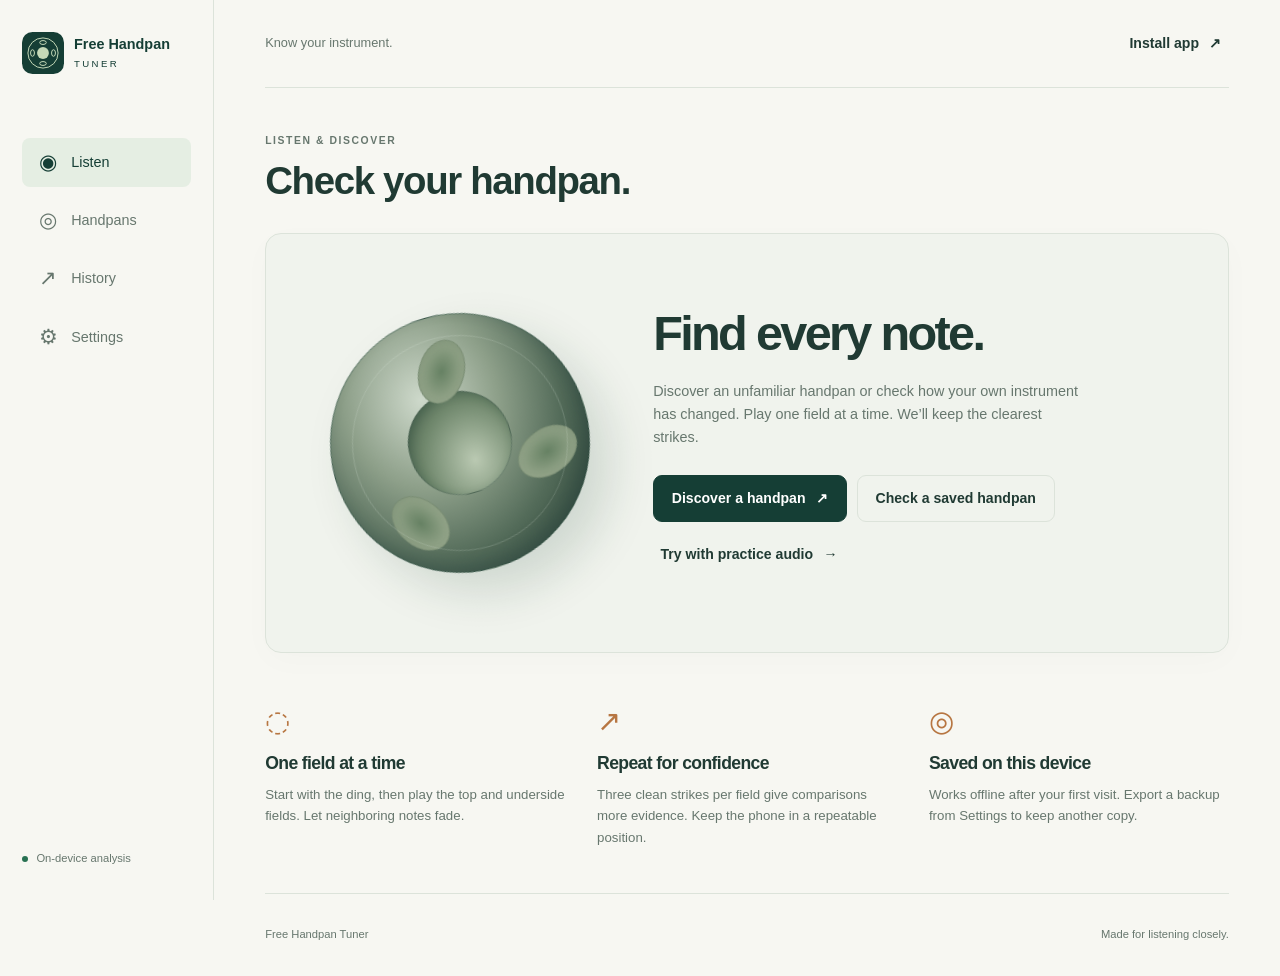
<file: index.html>
<!doctype html>
<html lang="en">
<head>
  <meta charset="utf-8">
  <meta name="viewport" content="width=device-width, initial-scale=1, viewport-fit=cover">
  <meta name="theme-color" content="#153e35">
  <meta name="description" content="Discover your handpan’s notes, check its tuning, and follow changes over time. A free, private, offline handpan tuner.">
  <meta name="apple-mobile-web-app-capable" content="yes">
  <meta name="apple-mobile-web-app-status-bar-style" content="default">
  <title>Free Handpan Tuner</title>
  <link rel="manifest" href="./manifest.webmanifest">
  <link rel="icon" href="./icons/handpan.svg" type="image/svg+xml">
  <link rel="apple-touch-icon" href="./icons/apple-touch-icon.png">
  <link rel="stylesheet" href="./styles.css">
  <script type="module" src="./src/app.mjs"></script>
</head>
<body>
  <a class="skip-link" href="#main">Skip to content</a>
  <div class="app-shell">
    <aside class="sidebar">
      <a class="brand" href="#listen" aria-label="Free Handpan Tuner home">
        <img src="./icons/handpan.svg" width="42" height="42" alt="">
        <span>Free Handpan<span class="brand-sub">TUNER</span></span>
      </a>
      <nav aria-label="Main navigation">
        <a href="#listen" data-nav="listen"><span aria-hidden="true">◉</span> Listen</a>
        <a href="#library" data-nav="library"><span aria-hidden="true">◎</span> Handpans</a>
        <a href="#history" data-nav="history"><span aria-hidden="true">↗</span> History</a>
        <a href="#settings" data-nav="settings"><span aria-hidden="true">⚙</span> Settings</a>
      </nav>
      <div class="sidebar-foot"><span class="status-dot"></span><span id="offline-state">On-device analysis</span></div>
    </aside>
    <div class="workspace">
      <header class="topbar"><span>Know your instrument.</span><button id="install" class="text-button" data-action="install">Install app <span aria-hidden="true">↗</span></button></header>
      <div id="update-banner" class="notice" hidden>An update is ready. <button data-action="update">Save &amp; reload</button></div>
      <div id="error" class="notice error" role="alert" hidden></div>
      <main id="main" tabindex="-1"><p class="loading">Opening your handpans…</p></main>
      <footer class="footer">Free Handpan Tuner <span>Made for listening closely.</span></footer>
    </div>
  </div>
  <dialog id="dialog" aria-labelledby="dialog-title"><div id="dialog-content"></div></dialog>
  <div id="toast" class="toast" role="status" hidden></div>
  <p id="announcement" class="sr-only" aria-live="polite"></p>
  <noscript><p>This tuner needs JavaScript to analyze audio and open your saved reports.</p></noscript>
</body>
</html>
</file>
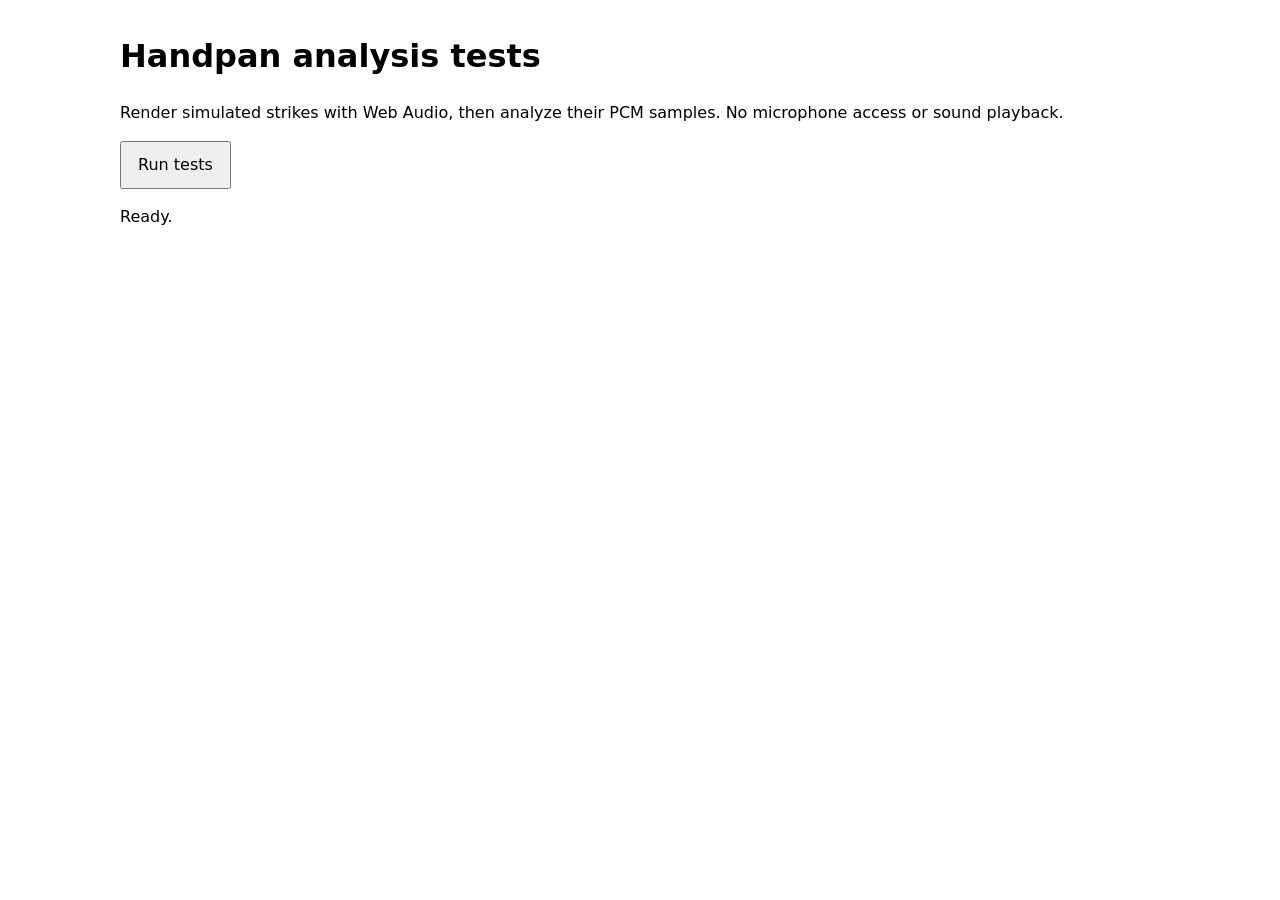
<file: tests/index.html>
<!doctype html>
<html lang="en">
<meta charset="utf-8">
<meta name="viewport" content="width=device-width, initial-scale=1">
<title>Handpan analysis tests</title>
<style>
  body { font: 1rem/1.5 system-ui, sans-serif; max-width: 65rem; margin: 2rem auto; padding: 0 1rem; }
  button { font: inherit; padding: .6rem 1rem; }
  li { margin: .5rem 0; }
  .fail { color: #a31919; }
</style>
<h1>Handpan analysis tests</h1>
<p>Render simulated strikes with Web Audio, then analyze their PCM samples. No microphone access or sound playback.</p>
<button id="run">Run tests</button>
<p id="summary" role="status">Ready.</p>
<ol id="results"></ol>
<script type="module">
  import { runTests } from './analysis-tests.mjs';
  import { runAppTests } from './app-tests.mjs';

  const button = document.querySelector('#run');
  const summary = document.querySelector('#summary');
  const list = document.querySelector('#results');
  button.addEventListener('click', async () => {
    button.disabled = true;
    list.replaceChildren();
    summary.textContent = 'Running…';
    document.documentElement.dataset.testStatus = 'running';
    try {
      if (!('OfflineAudioContext' in window)) throw new Error('OfflineAudioContext is unavailable in this browser');
      const display = result => {
        const item = document.createElement('li');
        item.className = result.passed ? 'pass' : 'fail';
        item.textContent = `${result.passed ? 'PASS' : 'FAIL'} · ${result.name} · ${result.details}`;
        list.append(item);
      };
      const results = [...await runTests(display), ...await runAppTests(display)];
      const failed = results.filter(result => !result.passed).length;
      summary.textContent = `${results.length - failed}/${results.length} passed. ${failed} failed.`;
      document.documentElement.dataset.testStatus = failed ? 'failed' : 'passed';
    } catch (error) {
      summary.textContent = `Tests could not complete. ${error.message}`;
      document.documentElement.dataset.testStatus = 'failed';
    } finally {
      button.disabled = false;
    }
  });
  if (new URLSearchParams(location.search).has('autorun')) button.click();
</script>
</html>
</file>
<file: styles.css>
@layer reset, base, layout, components, responsive;
@layer reset {
  *, *::before, *::after { box-sizing: border-box; }
  body, h1, h2, h3, p, figure { margin: 0; }
  button, input, select, textarea { font: inherit; }
  button, a, input, select, summary { -webkit-tap-highlight-color: transparent; }
  [hidden] { display: none !important; }
}
@layer base {
  :root { color-scheme: light; --bg: #f7f7f2; --surface: #fff; --surface-2: #f0f3ed; --ink: #203a33; --muted: #67776e; --line: #dce3da; --accent: #153e35; --accent-ink: #fff; --soft: #e5eee3; --warm: #b77642; --bad: #a34730; --good: #287152; --shadow: 0 8px 32px #213b2b05; }
  :root[data-theme="dark"] { color-scheme: dark; --bg: #131e1b; --surface: #1b2924; --surface-2: #22342c; --ink: #e5eee5; --muted: #a4b5a8; --line: #35473c; --accent: #b5d5b7; --accent-ink: #143027; --soft: #2a4233; --warm: #dda873; --bad: #efa58e; --good: #a2d2a4; --shadow: none; }
  @media (prefers-color-scheme: dark) {
    :root:not([data-theme="light"]) { color-scheme: dark; --bg: #131e1b; --surface: #1b2924; --surface-2: #22342c; --ink: #e5eee5; --muted: #a4b5a8; --line: #35473c; --accent: #b5d5b7; --accent-ink: #143027; --soft: #2a4233; --warm: #dda873; --bad: #efa58e; --good: #a2d2a4; --shadow: none; }
  }
  body { background: var(--bg); color: var(--ink); font-family: -apple-system, BlinkMacSystemFont, "Segoe UI", sans-serif; font-size: 15px; line-height: 1.6; }
  a { color: var(--accent); text-underline-offset: 4px; }
  button, .button { display: inline-flex; align-items: center; justify-content: center; gap: .65rem; min-height: 44px; border-radius: 9px; border: 1px solid var(--line); padding: .7rem 1.1rem; background: var(--surface); color: var(--ink); font-size: .88rem; font-weight: 600; cursor: pointer; text-decoration: none; text-align: center; transition: background .15s, transform .15s; }
  button:hover, .button:hover { background: var(--surface-2); }
  button:active, .button:active { transform: translateY(1px); }
  button:disabled { cursor: default; opacity: .45; transform: none; }
  :focus-visible { outline: 3px solid var(--warm); outline-offset: 3px; }
  .primary { border-color: var(--accent); background: var(--accent); color: var(--accent-ink); }
  .primary:hover { background: color-mix(in srgb, var(--accent), var(--ink) 15%); }
  .secondary { background: transparent; }
  .text-button { background: transparent; border-color: transparent; padding-inline: .4rem; }
  .danger { color: var(--bad); }
  .compact { padding: .5rem .8rem; font-size: .8rem; }
  h1, h2, h3 { font-weight: 600; letter-spacing: -.035em; line-height: 1.2; overflow-wrap: anywhere; }
  h1 { font-size: clamp(1.8rem, 3vw, 2.7rem); }
  h2 { font-size: 1.3rem; }
  h3 { font-size: 1.1rem; }
  p + p { margin-top: .8rem; }
  .muted, .hint { color: var(--muted); }
  .small, .hint { font-size: .8rem; }
  .hint { margin-top: .5rem; }
  .eyebrow { color: var(--muted); font-size: .65rem; font-weight: 700; letter-spacing: .15em; line-height: 1.5; margin-bottom: .6rem; }
  label:not(.checkbox, .button), .small-label { display: block; font-size: .8rem; font-weight: 600; margin: 1rem 0 .4rem; }
  input:not([type="checkbox"]), select, textarea { display: block; width: 100%; min-width: 0; border: 1px solid var(--line); border-radius: 7px; padding: .7rem .8rem; min-height: 44px; color: var(--ink); background: var(--surface); }
  textarea { min-height: 100px; resize: vertical; }
  .checkbox { display: flex; align-items: center; gap: .6rem; font-size: .82rem; margin-block: .8rem; cursor: pointer; }
  input[type="checkbox"] { width: 18px; height: 18px; accent-color: var(--accent); flex-shrink: 0; }
  input:disabled { opacity: .6; }
  form > button { margin-top: 1.3rem; }
  summary { cursor: pointer; min-height: 44px; padding-block: .6rem; font-weight: 500; }
  .sr-only { position: absolute; width: 1px; height: 1px; padding: 0; margin: -1px; overflow: hidden; clip-path: inset(50%); white-space: nowrap; border: 0; }
  .skip-link { position: fixed; top: -100px; left: 1rem; z-index: 20; padding: 1rem; background: var(--surface); }
  .skip-link:focus { top: 1rem; }
}
@layer layout {
  .app-shell { display: grid; grid-template-columns: 214px minmax(0, 1fr); max-width: 1600px; margin-inline: auto; min-height: 100dvh; }
  .sidebar { border-right: 1px solid var(--line); padding: 2rem 1.4rem; display: flex; flex-direction: column; position: sticky; top: 0; height: 100dvh; }
  .brand { display: flex; gap: .6rem; align-items: center; font-size: .9rem; font-weight: 650; text-decoration: none; line-height: 1.3; white-space: nowrap; }
  .brand-sub { display: block; font-size: .6rem; letter-spacing: .25em; font-weight: 500; margin-top: .25rem; }
  nav { display: grid; gap: .6rem; margin-top: 4rem; }
  nav a { display: flex; align-items: center; gap: .8rem; border-radius: 8px; padding: .8rem 1rem; min-height: 48px; text-decoration: none; color: var(--muted); font-weight: 500; font-size: .9rem; }
  nav a span { font-size: 1.3rem; width: 20px; text-align: center; line-height: 1; }
  nav a.active { color: var(--accent); background: var(--soft); }
  .sidebar-foot { display: flex; align-items: center; gap: .5rem; color: var(--muted); font-size: .7rem; margin-top: auto; }
  .workspace { padding: 0 clamp(1.2rem, 4vw, 4.5rem); min-width: 0; }
  .topbar { height: 88px; display: flex; align-items: center; justify-content: space-between; border-bottom: 1px solid var(--line); color: var(--muted); font-size: .8rem; }
  main { min-height: calc(100dvh - 180px); outline: none; padding-top: 2.8rem; }
  .page-heading { display: flex; align-items: center; justify-content: space-between; gap: 1rem; margin-bottom: 1.8rem; }
  .footer { display: flex; justify-content: space-between; padding: 2rem 0; margin-top: 1.5rem; font-size: .7rem; color: var(--muted); border-top: 1px solid var(--line); }
  .listen-layout { display: grid; grid-template-columns: minmax(270px, .86fr) minmax(330px, 1.14fr); gap: 1.4rem; align-items: start; }
  .instrument-grid, .settings-grid { display: grid; grid-template-columns: repeat(2, minmax(0, 1fr)); gap: 1.4rem; }
  .settings-grid > div > section + section { margin-top: 1.4rem; }
  .section { margin-top: 2.5rem; }
  .section h2 { margin-bottom: 1rem; }
  .section-top { display: flex; align-items: center; justify-content: space-between; gap: .8rem; margin-bottom: 1rem; }
  .section-top p { font-size: .78rem; color: var(--muted); margin-top: .3rem; }
  .section-toolbar { display: flex; justify-content: space-between; align-items: center; gap: 1rem; margin-bottom: 1rem; }
  .actions { display: flex; flex-wrap: wrap; gap: .65rem; align-items: center; }
}
@layer components {
  .card { background: var(--surface); border: 1px solid var(--line); border-radius: 16px; padding: 1.6rem; box-shadow: var(--shadow); }
  .status-dot { display: inline-block; width: 6px; height: 6px; background: var(--good); border-radius: 50%; flex-shrink: 0; }
  .pulse { box-shadow: 0 0 0 5px var(--soft); }
  .welcome { display: grid; grid-template-columns: .7fr 1.3fr; gap: 3rem; align-items: center; padding: clamp(2rem, 5vw, 4rem); min-height: 420px; background: var(--surface-2); }
  .welcome h2 { font-size: clamp(2.2rem, 3.8vw, 3.6rem); letter-spacing: -.055em; line-height: 1.06; margin-bottom: 1.3rem; }
  .welcome p:not(.eyebrow) { color: var(--muted); max-width: 430px; font-size: .9rem; }
  .welcome .actions { margin-block: 1.6rem .6rem; }
  .handpan-art { position: relative; aspect-ratio: 1; border-radius: 50%; border: 1px solid color-mix(in srgb, var(--accent), transparent 65%); background: radial-gradient(ellipse at 40% 30%, #ced9cb 0, #8d9f89 35%, #536b59 63%, #263e32 92%); box-shadow: 15px 25px 45px #173c2b25, inset -5px -8px 16px #102b3330; max-width: 260px; width: 100%; transform: rotate(-16deg); }
  .handpan-art::before { content: ''; position: absolute; inset: 30%; border-radius: 50%; border: 1px solid #233e3a50; background: radial-gradient(ellipse at 60% 70%, #bac9b2, #6e866b 60%, #3f5646); box-shadow: inset 2px 3px 10px #173c2b40; }
  .handpan-art::after { content: ''; position: absolute; inset: 8%; border-radius: 50%; border: 1px solid #e5eee530; }
  .handpan-art i, .handpan-art b, .handpan-art em { position: absolute; width: 18%; height: 25%; border-radius: 50%; background: radial-gradient(ellipse, #668163, #94a58a 70%); border: 1px solid #445e4850; box-shadow: inset 1px 2px 6px #2e4e3430; }
  .handpan-art i { top: 9%; left: 42%; transform: rotate(30deg); }
  .handpan-art b { bottom: 12%; left: 18%; transform: rotate(-35deg); }
  .handpan-art em { right: 9%; bottom: 25%; transform: rotate(70deg); }
  .intro-grid { display: grid; grid-template-columns: repeat(3, minmax(0, 1fr)); gap: 2rem; margin-block: 2.8rem; }
  .intro-grid article > span { font-size: 1.8rem; color: var(--warm); }
  .intro-grid h3 { margin-block: .6rem; }
  .intro-grid p { color: var(--muted); font-size: .83rem; }
  .session-meta { display: flex; flex-wrap: wrap; justify-content: space-between; font-size: .74rem; color: var(--muted); margin-top: -.8rem; margin-bottom: 1.5rem; gap: .3rem; }
  .tuner { text-align: center; padding: 1.8rem; position: sticky; top: 1.5rem; }
  .listening-state { font-size: .73rem; color: var(--muted); display: flex; justify-content: center; align-items: center; gap: .6rem; }
  .live-pitch { display: flex; justify-content: center; align-items: baseline; padding-top: 1.5rem; line-height: 1; font-size: 7rem; font-weight: 450; letter-spacing: -.07em; font-variant-numeric: tabular-nums; }
  #live-octave { font-size: 2.3rem; color: var(--muted); padding-left: .4rem; letter-spacing: -.04em; }
  .live-frequency { font-size: .82rem; color: var(--muted); margin-top: 1rem; min-height: 1.5rem; font-variant-numeric: tabular-nums; }
  .gauge { position: relative; height: 65px; margin-block: 2.2rem .7rem; background: repeating-linear-gradient(90deg, var(--line) 0 1px, transparent 1px 10%); background-size: 100% 18px; background-repeat: no-repeat; }
  .tolerance-band { width: 20%; height: 22px; position: absolute; left: 40%; top: -2px; background: var(--soft); border-radius: 4px; }
  .needle { width: 2px; height: 34px; background: var(--accent); position: absolute; top: -8px; left: calc(50% + var(--cents) * 1%); transition: left .25s ease; }
  .needle::before { content: ''; position: absolute; top: -4px; width: 6px; height: 6px; border-radius: 50%; background: var(--accent); left: -2px; }
  .gauge-ticks { display: flex; justify-content: space-between; padding-top: 30px; color: var(--muted); font-size: .65rem; }
  .live-cents { font-size: .85rem; min-height: 1.5rem; }
  .signal { display: flex; align-items: center; justify-content: center; gap: .7rem; margin: 1.6rem auto .8rem; max-width: 210px; }
  .signal > span { font-size: .55rem; letter-spacing: .12em; color: var(--muted); }
  meter { height: 6px; width: 150px; accent-color: var(--good); }
  .capture-message { color: var(--muted); min-height: 3rem; font-size: .8rem; }
  .capture-controls { margin-block: 1.3rem; }
  .start-button { width: 100%; min-height: 50px; }
  .tuner label.small-label { text-align: left; }
  .practice-pads { display: grid; grid-template-columns: repeat(3, 1fr); gap: .45rem; margin-top: 1rem; }
  .practice-pads button { background: var(--surface-2); }
  .field-list { margin-block: 1rem; }
  .field-row { display: grid; grid-template-columns: 1fr auto 32px; gap: .6rem; align-items: center; padding: 1rem 0; border-bottom: 1px solid var(--line); position: relative; }
  .field-row.selected { background: var(--soft); border-radius: 7px; padding-inline: .5rem; }
  .field-note { display: grid; grid-template-columns: 8px 1fr; align-items: center; gap: .15rem .6rem; }
  .field-note > .muted { grid-column: 2; font-size: .68rem; overflow-wrap: anywhere; }
  .field-dot { width: 6px; height: 6px; border-radius: 50%; background: var(--line); }
  .field-row.within .field-dot { background: var(--good); }
  .field-row.outside .field-dot { background: var(--bad); }
  .field-row.unknown-target .field-dot { background: var(--warm); }
  .field-note > strong { font-size: 1.05rem; }
  .field-reading { text-align: right; font-variant-numeric: tabular-nums; }
  .field-reading > strong { display: block; font-size: .9rem; font-weight: 550; }
  .field-reading > span { display: block; font-size: .65rem; color: var(--muted); }
  .field-options summary { list-style: none; font-size: .65rem; text-align: center; display: grid; place-items: center; }
  .field-options > div { z-index: 3; position: absolute; right: 0; top: 75%; border: 1px solid var(--line); border-radius: 10px; background: var(--surface); padding: .5rem; box-shadow: 0 6px 20px #0002; display: grid; min-width: 200px; }
  .field-options button { justify-content: start; border: 0; font-size: .8rem; }
  .session-notes, .recognition { border-top: 1px solid var(--line); margin-top: 1rem; padding-top: .5rem; font-size: .8rem; }
  .session-actions { display: flex; justify-content: flex-end; flex-wrap: wrap; gap: .6rem; border-top: 1px solid var(--line); padding-top: 1.3rem; margin-top: 1rem; }
  .match { display: flex; gap: .5rem; align-items: center; justify-content: space-between; margin-top: 1rem; }
  .match p { font-size: .75rem; color: var(--muted); }
  .help { font-size: .82rem; color: var(--muted); margin-top: 1.4rem; }
  .help p { padding-bottom: 1rem; max-width: 740px; }
  .instrument-top { display: flex; justify-content: space-between; align-items: center; margin-bottom: 1.4rem; }
  .instrument-icon { display: grid; place-items: center; width: 50px; height: 50px; border-radius: 50%; background: var(--soft); font-size: 2rem; color: var(--accent); }
  .instrument h2 { font-size: 1.6rem; margin-bottom: .5rem; }
  .instrument > .muted { font-size: .8rem; }
  .note-chips { display: flex; gap: .4rem; flex-wrap: wrap; margin-block: 1.4rem; }
  .note-chips span { border: 1px solid var(--line); border-radius: 5px; padding: .25rem .45rem; min-width: 34px; text-align: center; font-size: .75rem; }
  .instrument-last { font-size: .7rem; color: var(--muted); display: flex; flex-wrap: wrap; justify-content: space-between; gap: .3rem; padding-block: .8rem 1.3rem; }
  .instrument .actions > * { flex: 1; }
  .empty { border: 1px dashed var(--line); border-radius: 16px; text-align: center; padding: 3rem 1.5rem; margin-top: 2rem; }
  .empty-mark { font-size: 4rem; color: var(--warm); }
  .empty h2 { font-size: 1.7rem; }
  .empty p { max-width: 440px; margin: 1rem auto 1.4rem; color: var(--muted); }
  .empty > button + button { margin-left: .5rem; }
  .quiet-empty { text-align: center; padding-block: 3rem; color: var(--muted); }
  .quiet-empty p + p { font-size: .8rem; max-width: 300px; margin-inline: auto; }
  .report-list { display: grid; gap: 1rem; margin-top: 1.3rem; }
  .report-card { display: flex; align-items: center; justify-content: space-between; gap: 1rem; text-decoration: none; }
  .report-card:hover { border-color: var(--muted); }
  .report-card h3 { margin-bottom: .5rem; }
  .report-card p:not(.eyebrow), .report-meta span { font-size: .75rem; color: var(--muted); }
  .report-meta { text-align: right; }
  .report-meta > * { display: block; }
  .report-meta strong { font-size: .85rem; }
  .trend-card { margin-top: 1.4rem; }
  .trend-card select { width: auto; max-width: 200px; }
  .trend figcaption { font-size: .75rem; color: var(--muted); margin-bottom: .8rem; }
  .trend svg { width: 100%; display: block; overflow: visible; }
  .trend text { font-size: 11px; fill: var(--muted); }
  .grid-line { stroke: var(--line); stroke-width: 1; }
  .zero-line { stroke: var(--muted); stroke-dasharray: 4 5; }
  .trend-line { stroke: var(--accent); stroke-width: 2; fill: none; }
  .trend-point { fill: var(--accent); }
  .report-header { color: var(--muted); font-size: .82rem; margin-block: -1rem 1.5rem; }
  .report-header p + p { margin-top: .3rem; }
  .report-stats { display: grid; grid-template-columns: repeat(3, minmax(0, 1fr)); gap: 1rem; margin-block: 1.5rem; }
  .report-stats strong { display: block; font-size: 2.5rem; font-weight: 500; letter-spacing: -.05em; }
  .report-stats small { font-size: 1.2rem; color: var(--muted); font-weight: 400; }
  .report-stats span { color: var(--muted); font-size: .8rem; }
  .report-measurements { padding: 1.6rem 0 1.3rem; }
  .report-measurements > .section-top, .report-measurements > .comparison-picker, .report-measurements > p { margin-inline: 1.6rem; }
  .comparison-picker { display: flex; align-items: center; gap: 1rem; margin-bottom: 1rem; }
  .comparison-picker label { white-space: nowrap; margin: 0; }
  .table-scroll { overflow-x: auto; }
  table { width: 100%; border-collapse: collapse; font-size: .8rem; text-align: left; }
  th, td { border-bottom: 1px solid var(--line); padding: 1rem; vertical-align: top; }
  thead { color: var(--muted); font-size: .7rem; }
  thead th { font-weight: 500; white-space: nowrap; }
  td { font-variant-numeric: tabular-nums; }
  td small, th small { display: block; font-size: .67rem; font-weight: 400; color: var(--muted); margin-top: .3rem; }
  .outside { color: var(--bad); }
  .within { color: var(--good); }
  .field-row { color: var(--ink); }
  .report-measurements > p { margin-top: 1rem; }
  .partial-details, .report-notes { margin-top: 1.3rem; }
  .partial-details p { font-size: .8rem; color: var(--muted); }
  .partial-details summary { font-size: 1.1rem; }
  .report-actions { margin-top: 1.5rem; }
  .settings-grid p, .about p { font-size: .85rem; color: var(--muted); margin-top: .8rem; }
  .settings-grid .actions { margin-top: 1rem; }
  .about { margin-top: 1.4rem; }
  .about a { display: inline-block; margin-top: 1rem; font-size: .8rem; }
  .notice { border: 1px solid var(--line); background: var(--soft); padding: .8rem 1rem; margin-block: 1rem; border-radius: 9px; font-size: .8rem; }
  .notice.error { background: var(--surface); border-color: var(--bad); color: var(--bad); }
  .notice button { min-height: 36px; padding: .3rem .6rem; margin: .3rem; font-size: .75rem; }
  .toast { position: fixed; bottom: 2rem; left: 50%; transform: translateX(-50%); z-index: 10; background: var(--ink); color: var(--bg); padding: .8rem 1.3rem; border-radius: 10px; box-shadow: 0 4px 30px #0002; font-size: .85rem; max-width: min(90vw, 600px); }
  dialog { width: min(760px, calc(100vw - 2rem)); max-height: 90dvh; border: 1px solid var(--line); border-radius: 16px; padding: 0; color: var(--ink); background: var(--surface); overflow-y: auto; }
  dialog::backdrop { background: #132a2580; backdrop-filter: blur(4px); }
  #dialog-content { padding: 1.8rem; }
  .dialog-header { display: flex; justify-content: space-between; align-items: center; gap: 1rem; margin-bottom: 1.2rem; }
  .dialog-header button { min-width: 44px; padding: .4rem; }
  .form-grid { display: grid; grid-template-columns: repeat(2, minmax(0, 1fr)); gap: .1rem 1rem; }
  .editor-fields { display: grid; gap: 1rem; margin-block: 1rem; }
  .editor-field { padding: 1rem; border: 1px solid var(--line); border-radius: 10px; }
  .editor-field .form-grid { grid-template-columns: repeat(3, minmax(0, 1fr)); }
  .editor-field .field-head { display: flex; align-items: center; justify-content: space-between; font-size: .8rem; }
  .editor-field label { margin-top: .6rem; font-size: .7rem; }
  .editor-field input, .editor-field select { font-size: .8rem; padding: .6rem; }
  .dialog-actions { display: flex; flex-wrap: wrap; justify-content: flex-end; gap: .7rem; margin-top: 1.6rem; border-top: 1px solid var(--line); padding-top: 1.2rem; }
  .dialog-actions .danger { margin-right: auto; }
}
@layer responsive {
  @media (max-width: 1100px) {
    .app-shell { grid-template-columns: 185px minmax(0, 1fr); }
    .sidebar { padding-inline: 1rem; }
    .workspace { padding-inline: 1.5rem; }
    .listen-layout { grid-template-columns: minmax(250px, .9fr) minmax(280px, 1.1fr); gap: 1rem; }
    .card { padding: 1.3rem; }
    .tuner { padding: 1.4rem; }
    .welcome { gap: 1.7rem; }
  }
  @media (max-width: 850px) {
    .app-shell { display: block; }
    .sidebar { position: static; height: auto; display: block; padding: 1rem 1.2rem; border-right: 0; border-bottom: 1px solid var(--line); }
    .brand { font-size: .8rem; }
    .brand img { width: 34px; height: 34px; }
    .brand-sub { font-size: .55rem; }
    .sidebar nav { position: fixed; bottom: 0; left: 0; right: 0; display: grid; grid-template-columns: repeat(4, 1fr); margin: 0; z-index: 6; padding: .4rem .4rem calc(.4rem + env(safe-area-inset-bottom)); background: var(--surface); border-top: 1px solid var(--line); gap: .2rem; }
    nav a { flex-direction: column; gap: .3rem; padding: .5rem .3rem; font-size: .65rem; min-height: 54px; }
    nav a span { font-size: 1.2rem; }
    .sidebar-foot { display: none; }
    .topbar { height: 0; border: 0; }
    .topbar > span { display: none; }
    .topbar > button { position: absolute; top: 1rem; right: 1.3rem; }
    .workspace { padding-inline: 1.2rem; padding-bottom: 80px; }
    main { padding-top: 2rem; }
    .tuner { top: 1rem; }
    .footer { font-size: .65rem; }
  }
  @media (max-width: 640px) {
    body { font-size: 14px; }
    .workspace { padding-inline: 1rem; }
    main { padding-top: 1.5rem; }
    .page-heading { align-items: flex-start; margin-bottom: 1.4rem; }
    .page-heading > button { font-size: .75rem; padding: .5rem .7rem; }
    .eyebrow { font-size: .6rem; }
    .listen-layout, .instrument-grid, .settings-grid { grid-template-columns: 1fr; }
    .tuner { position: static; }
    .live-pitch { font-size: 6.5rem; padding-top: 1rem; }
    .gauge { margin-top: 1.7rem; }
    .signal { margin-top: 1rem; }
    .capture-message { min-height: 2rem; }
    .welcome { display: flex; flex-direction: column; align-items: flex-start; padding: 1.7rem; gap: 1.8rem; }
    .handpan-art { width: 140px; align-self: center; }
    .welcome h2 { font-size: 2.6rem; }
    .welcome .actions > * { width: 100%; }
    .intro-grid { grid-template-columns: 1fr; gap: 1.5rem; }
    .intro-grid article { display: grid; grid-template-columns: 32px 1fr; gap: .2rem 1rem; }
    .intro-grid article > span { grid-row: 1 / 3; }
    .intro-grid h3 { margin: .3rem 0; }
    .intro-grid p { grid-column: 2; }
    .report-stats { gap: .5rem; }
    .report-stats .card { padding: .9rem; }
    .report-stats strong { font-size: 2rem; }
    .report-stats span { font-size: .65rem; display: block; line-height: 1.4; }
    .report-card { padding: 1.2rem; }
    .report-meta { max-width: 110px; }
    .report-measurements { padding-inline: 0; }
    th, td { padding: .8rem; min-width: 90px; }
    td:last-child { min-width: 150px; }
    .section-top { flex-wrap: wrap; }
    .section-toolbar { display: block; }
    .comparison-picker { display: block; }
    .comparison-picker select { margin-top: .4rem; }
    .footer span { display: none; }
    .toast { bottom: calc(85px + env(safe-area-inset-bottom)); }
    .editor-field .form-grid { grid-template-columns: repeat(2, minmax(0, 1fr)); }
    #dialog-content { padding: 1.2rem; }
  }
  @media (prefers-reduced-motion: reduce) { *, *::before, *::after { transition: none !important; animation: none !important; scroll-behavior: auto !important; } }
  @media print {
    :root { color-scheme: light; --bg: white; --surface: white; --ink: black; --muted: #444; --line: #ddd; --bad: #833; --good: #253; }
    body { font-size: 10pt; }
    .app-shell { display: block; }
    .workspace { padding: 0; }
    main { min-height: 0; padding-top: 0; }
    .sidebar, .topbar, .footer, button, .button, .report-actions, .comparison-picker, .toast, .notice, #report-notes-form button { display: none !important; }
    .card { box-shadow: none; padding: .8rem; break-inside: avoid; }
    .report-measurements { break-inside: auto; }
    .table-scroll { overflow: visible; }
    table { font-size: 8pt; }
    th, td { padding: .5rem; }
    textarea { border: 0; resize: none; }
  }
}
</file>
